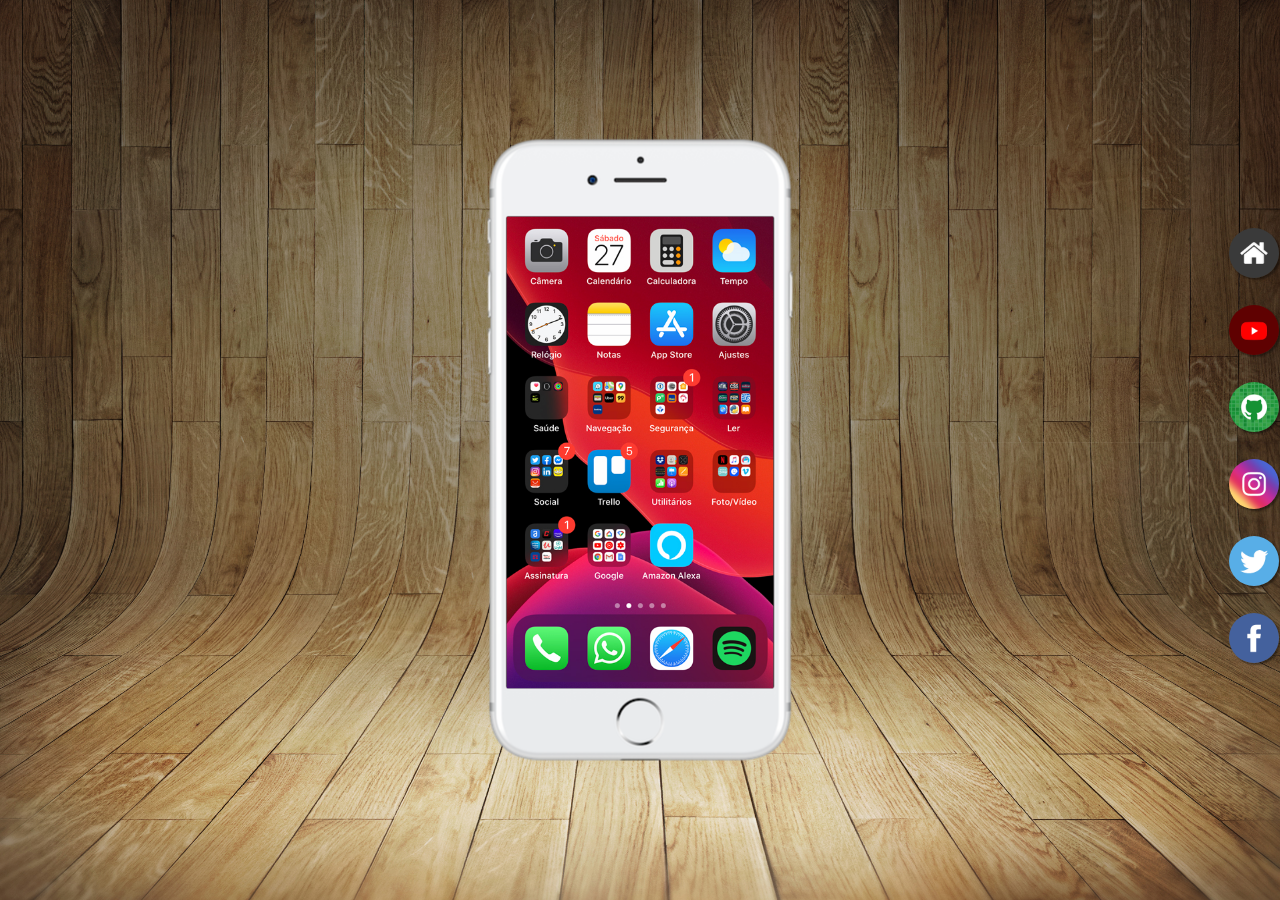
<file: index.html>
<!DOCTYPE html>
<html lang="pt-br">
<head>
    <meta charset="UTF-8">
    <meta name="viewport" content="width=device-width, initial-scale=1.0">
    <title>Redes Sociais</title>
    <link rel="shortcut icon" href="favicon.ico" type="image/x-icon">
    <link rel="stylesheet" href="style.css">
</head>
<body>
    <main>
        <section id="telefone">
            <iframe id="tela" src="home.html"  name="tela" frameborder="0">Seu navegador não é compativo</iframe>
        </section><!--telefone-->

        <section id="redes-sociais">
            <a href="home.html" target="tela"> <img src="imagens/logo-home.jpg"></a> <br>

            <a href="youtube.html" target="tela"><img src="imagens/logo-youtube.jpg"></a> <br>

            <a href="github.html" target="tela"><img src="imagens/logo-github.jpg"></a> <br>

            <a href="instagram.html" target="tela"><img src="imagens/logo-instagram.jpg"></a> <br>

            <a href="twitter.html" target="tela"><img src="imagens/logo-twitter.jpg" alt=""></a> <br>

            <a href="facebook.html" target="tela"><img src="imagens/logo-facebook.jpg"></a>

        </section><!--redes-sociais-->
    </main>
</body>
</html>
</file>
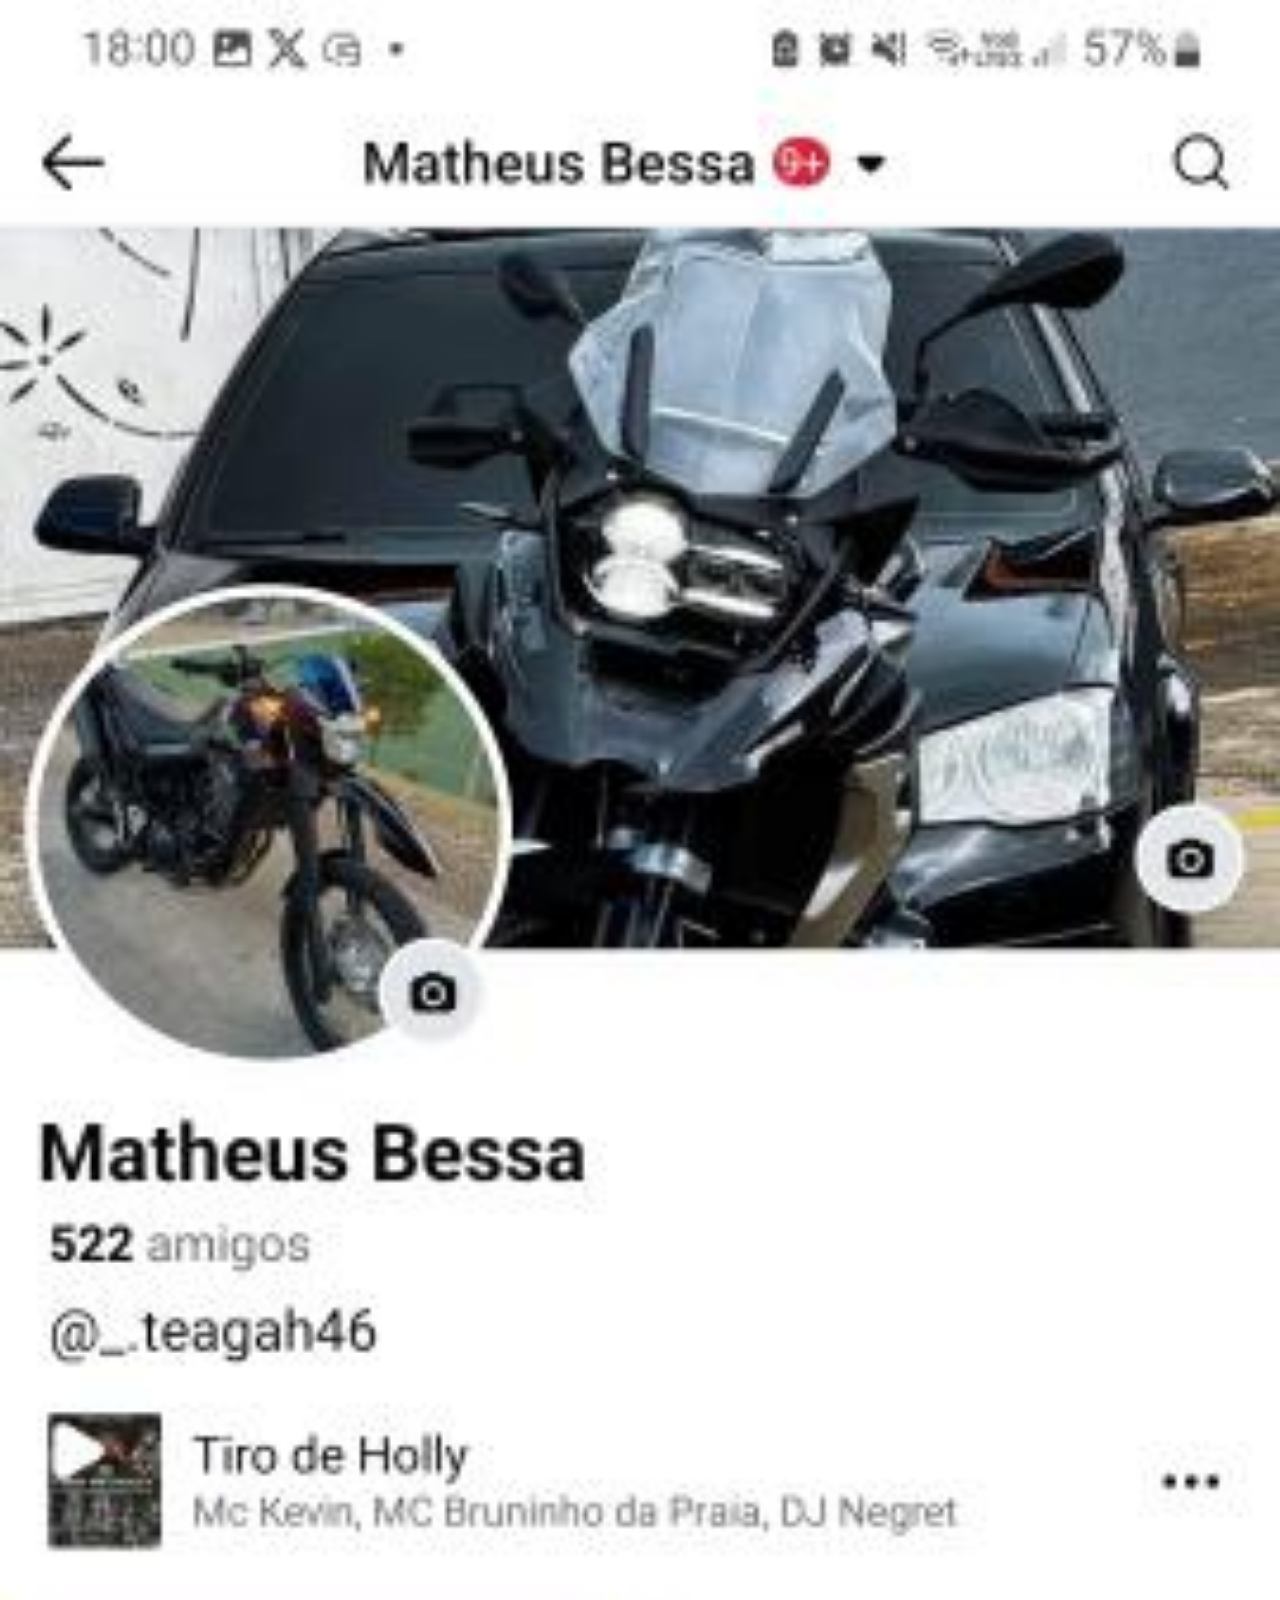
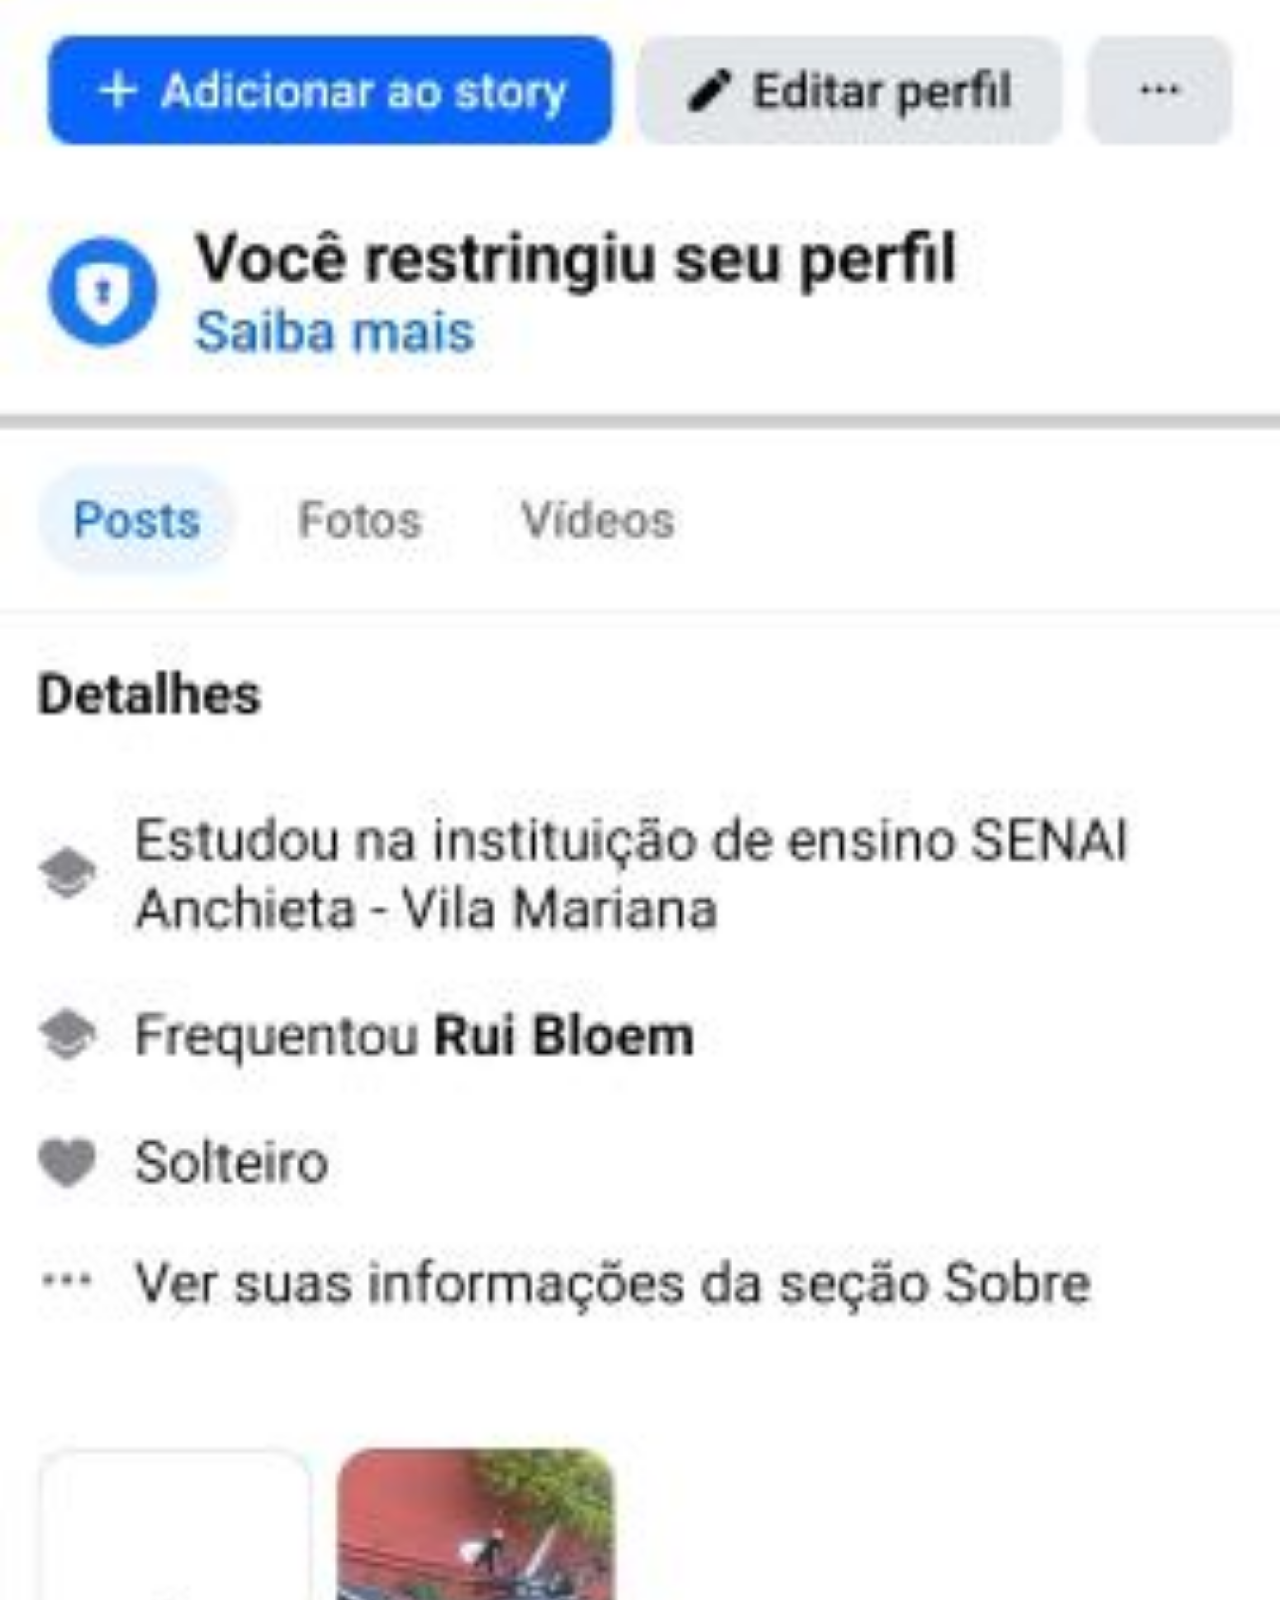
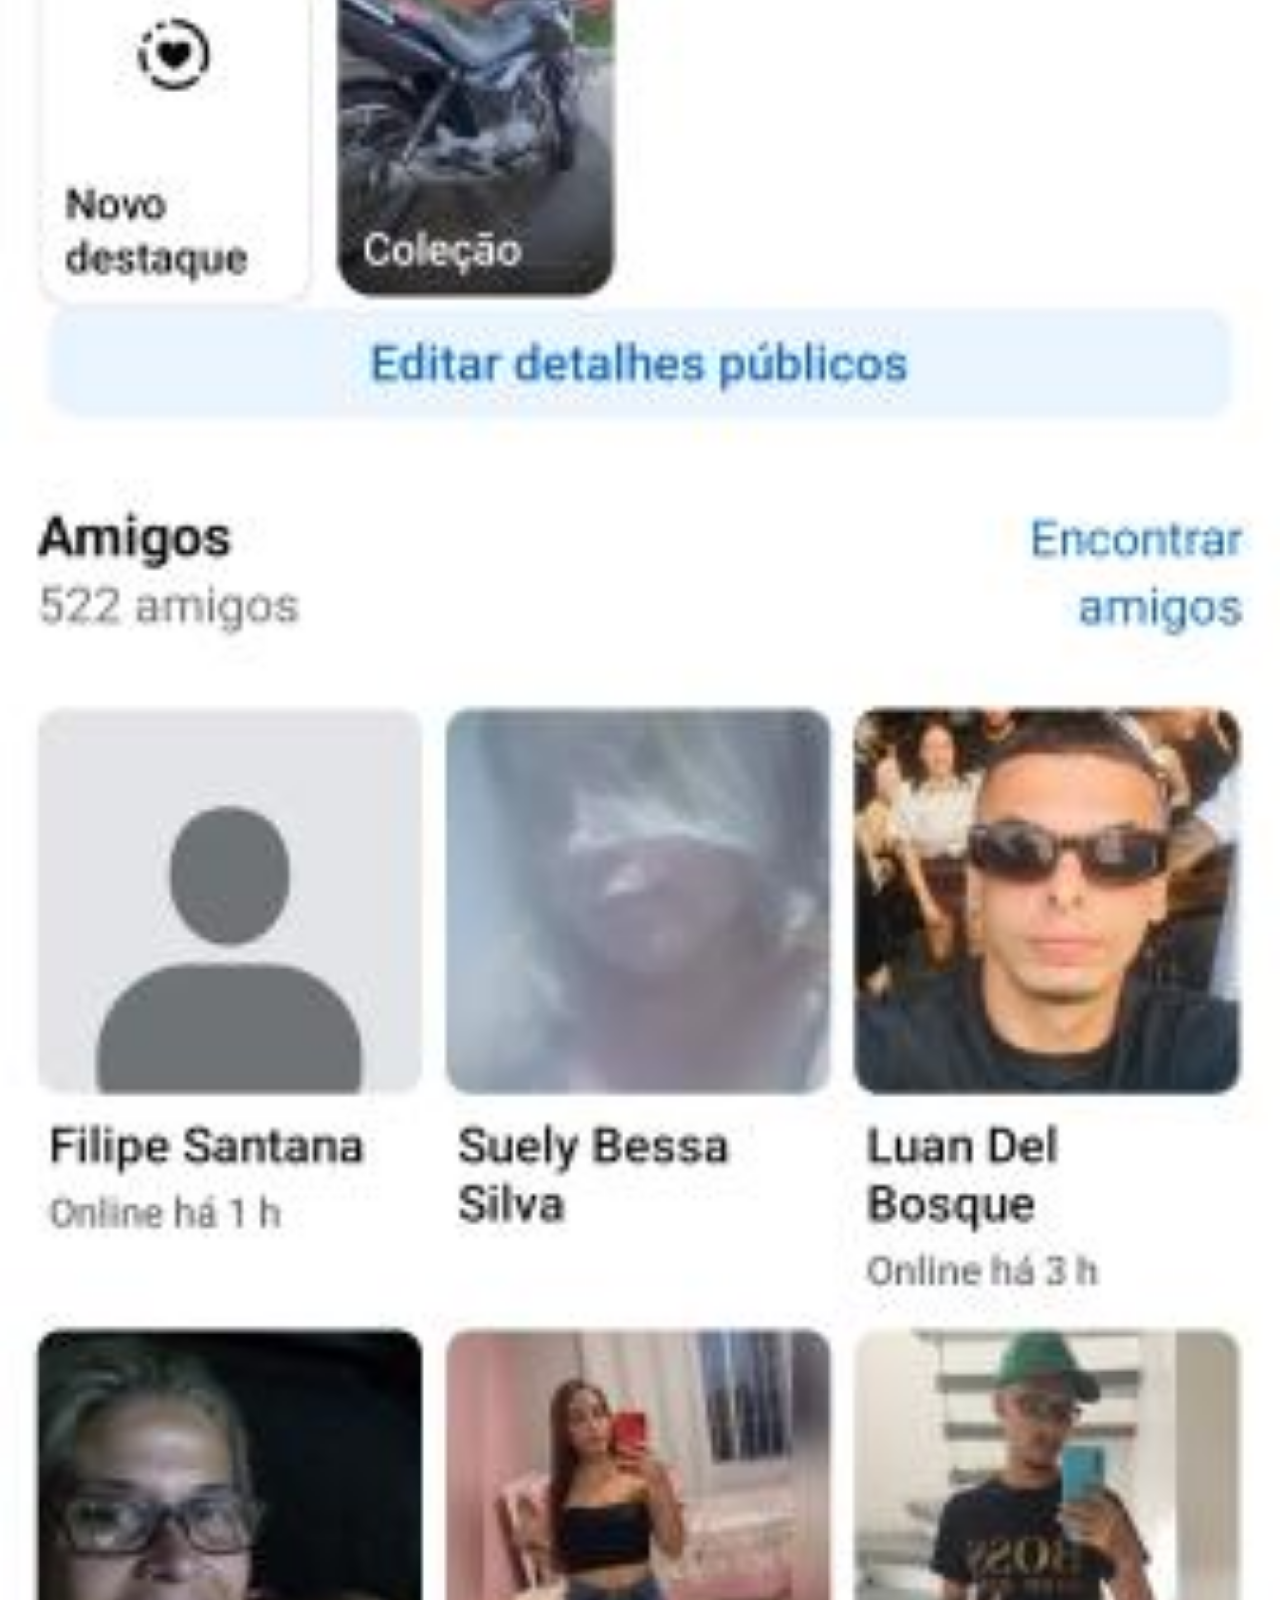
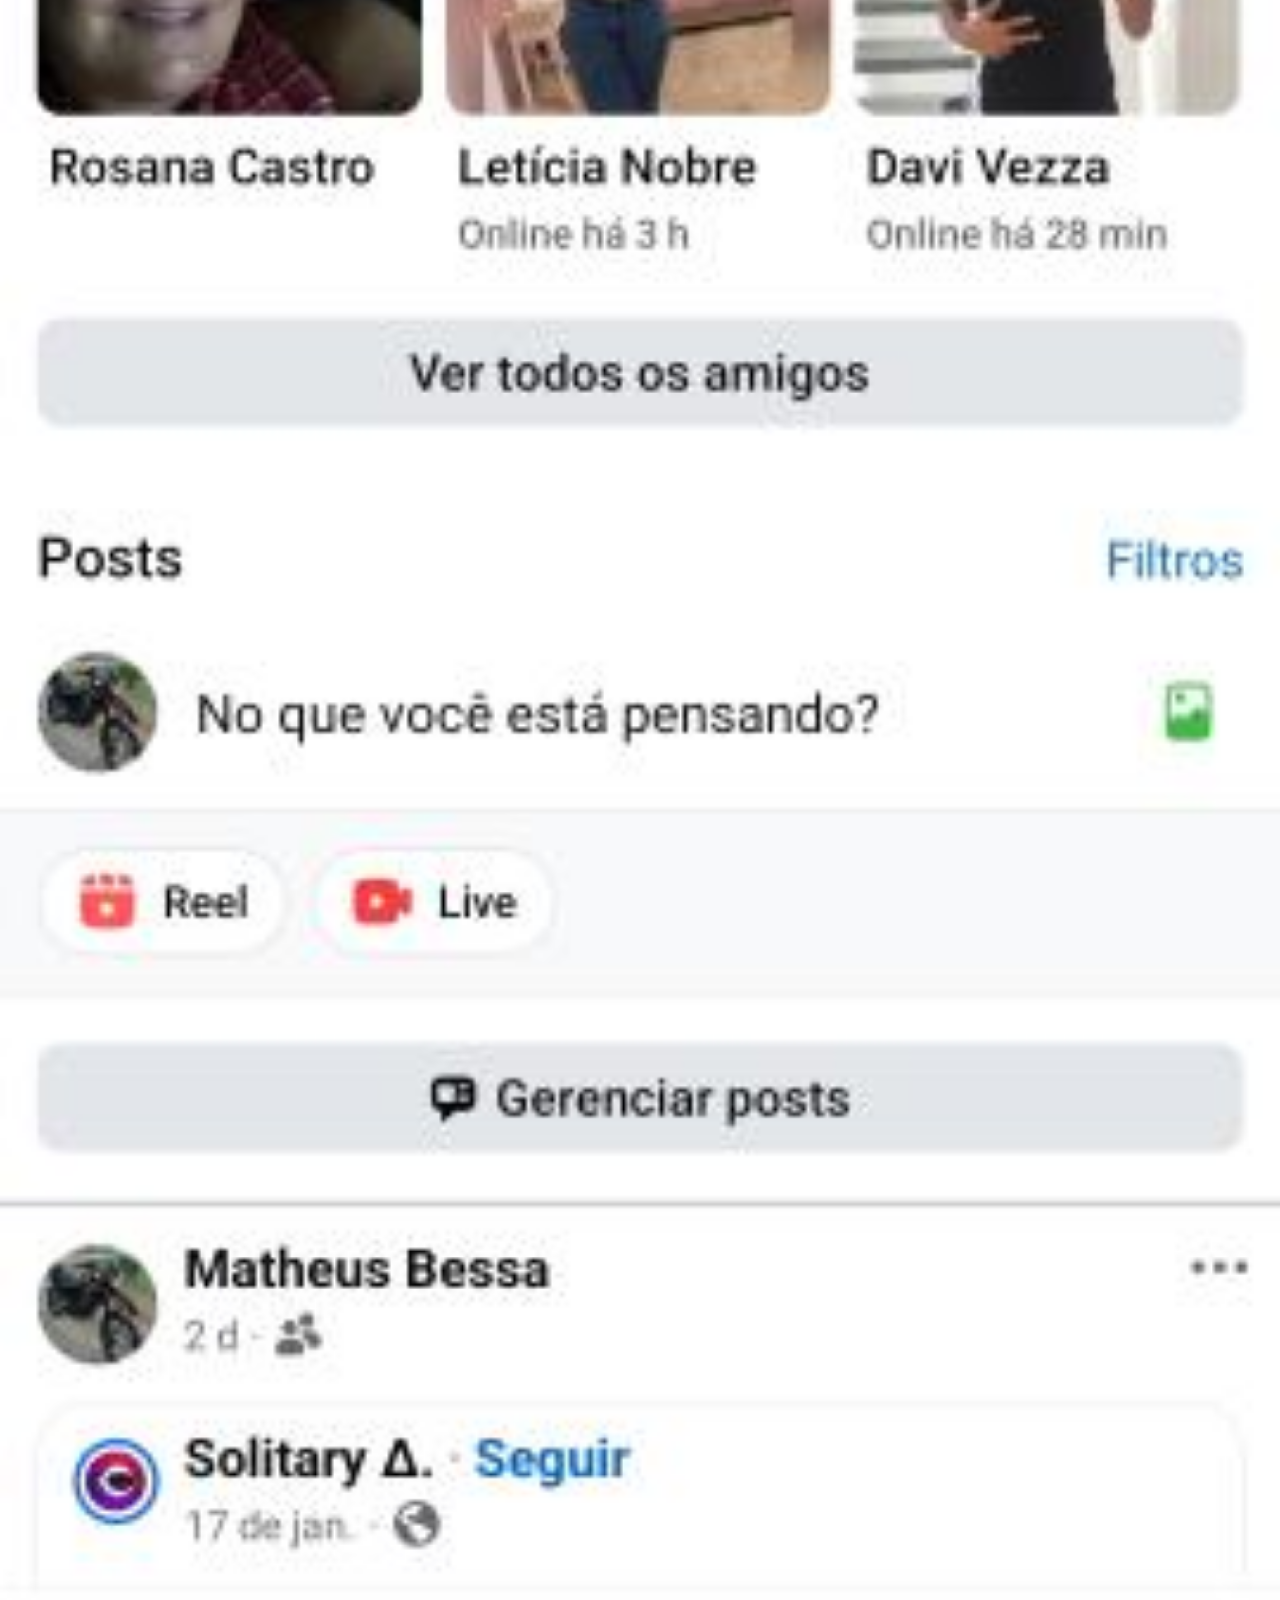
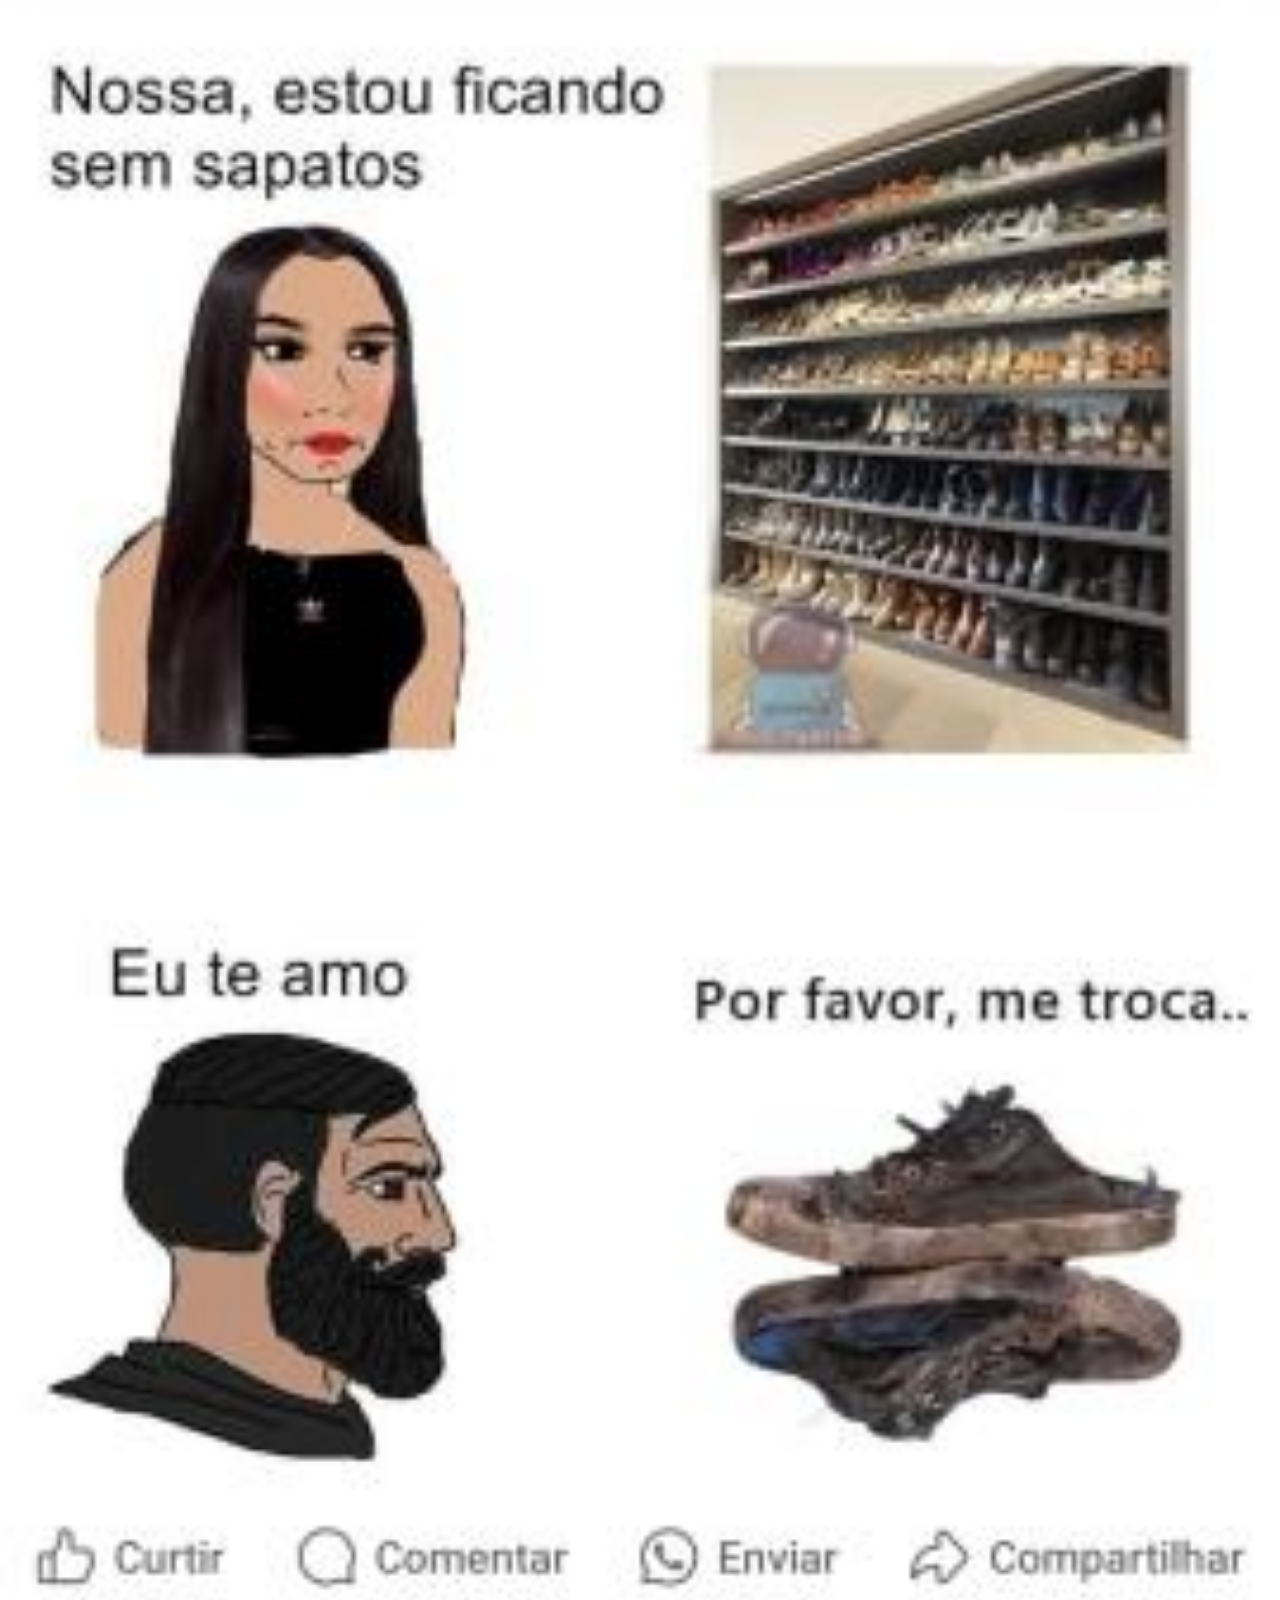
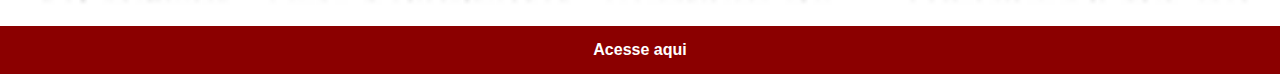
<file: facebook.html>
<!DOCTYPE html>
<html lang="pt-br">
<head>
    <meta charset="UTF-8">
    <meta name="viewport" content="width=device-width, initial-scale=1.0">
    <title></title>

    <style>
        ::-webkit-scrollbar{
            width: 0px;
        }

        *{
            margin: 0px;
            padding: 0px;
            font-family: Arial, Helvetica, sans-serif;
        }

        body{
            width: 100vw;
            text-align: center;
            box-sizing: border-box;
        }

        img{
            width: 100%;
            display: block;
        }

        body a{
            display: block;
            padding: 15px;
            text-align: center;
            color: white;
            background-color: darkred;
            font-weight: bold;
            text-decoration: none;
        }

        a:hover{
            background-color: red;
        }


    </style>
</head>
<body>
    <img src="imagens/tela-facebook.jpg" alt="">
    <a href="https://www.facebook.com/profile.php?id=100071454676964&sk=photos&locale=pt_BR" target="_blank">Acesse aqui</a>
</body>
</html>
</file>
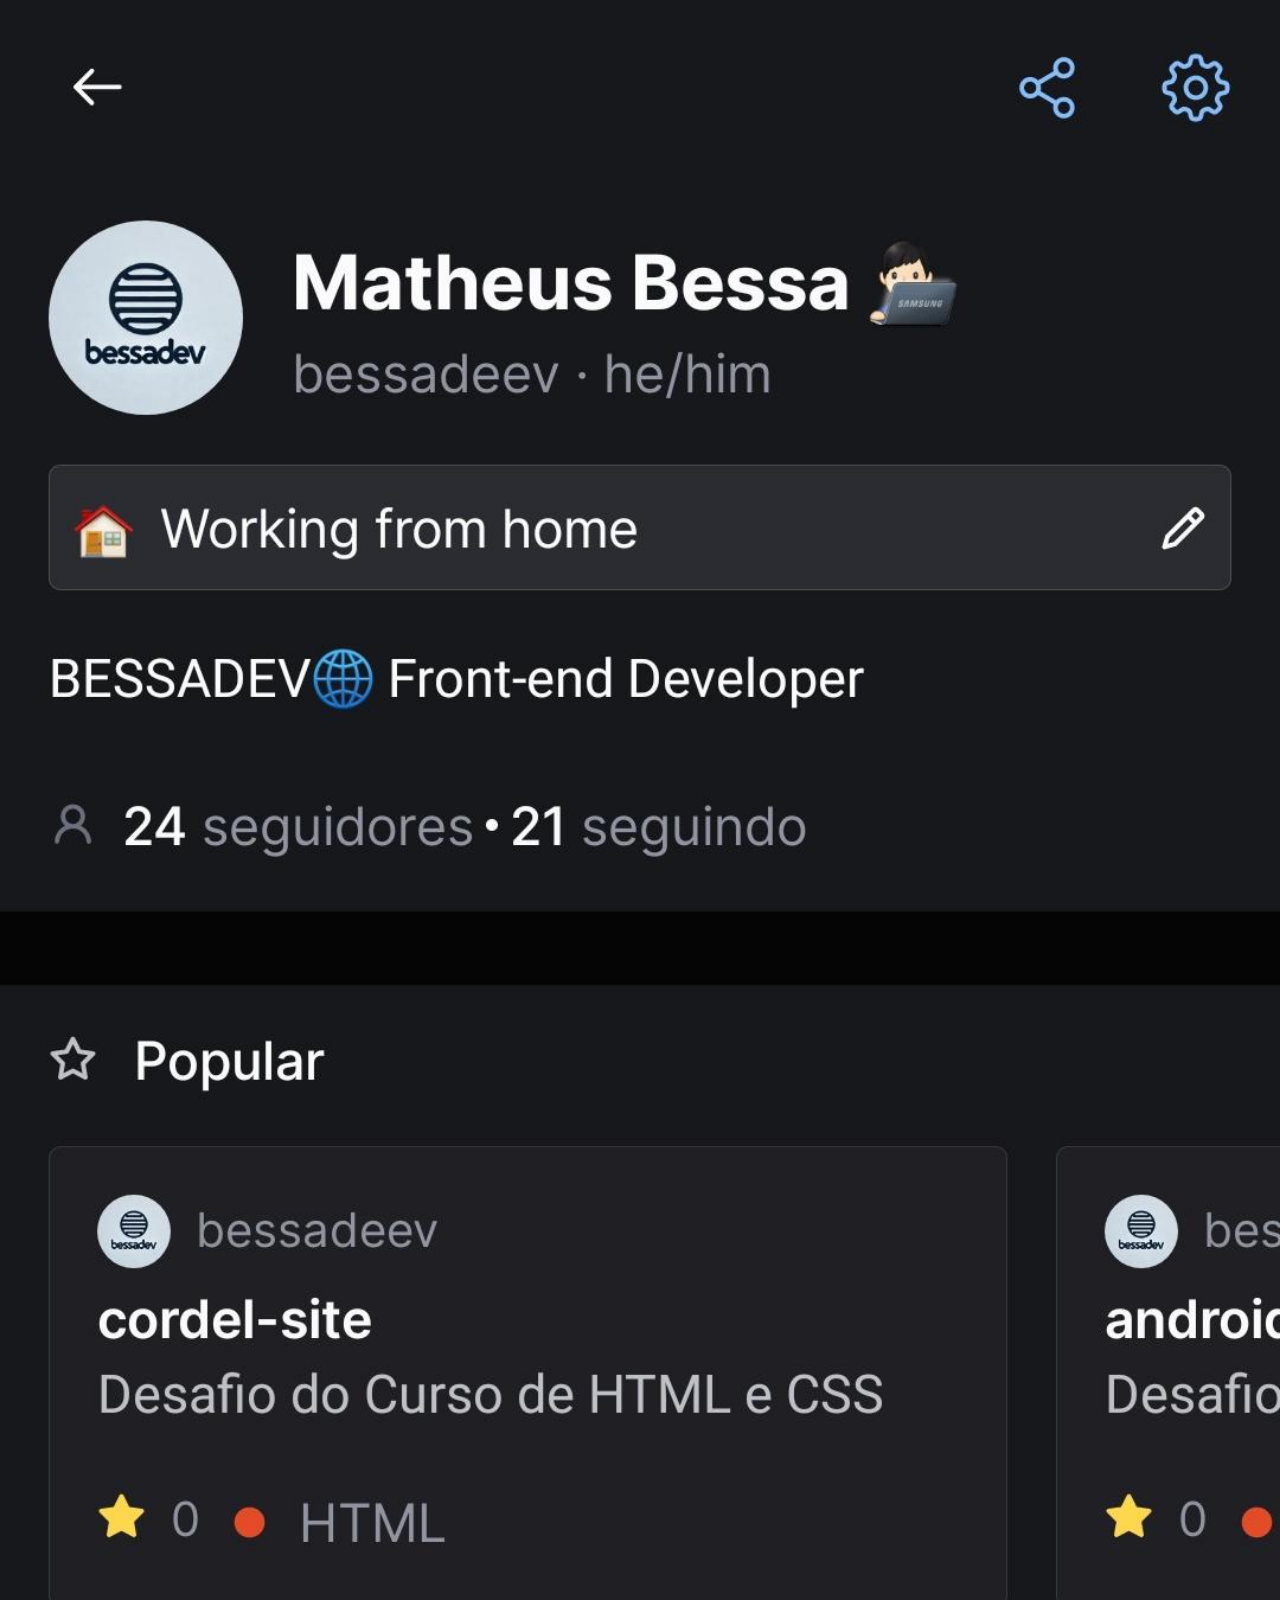
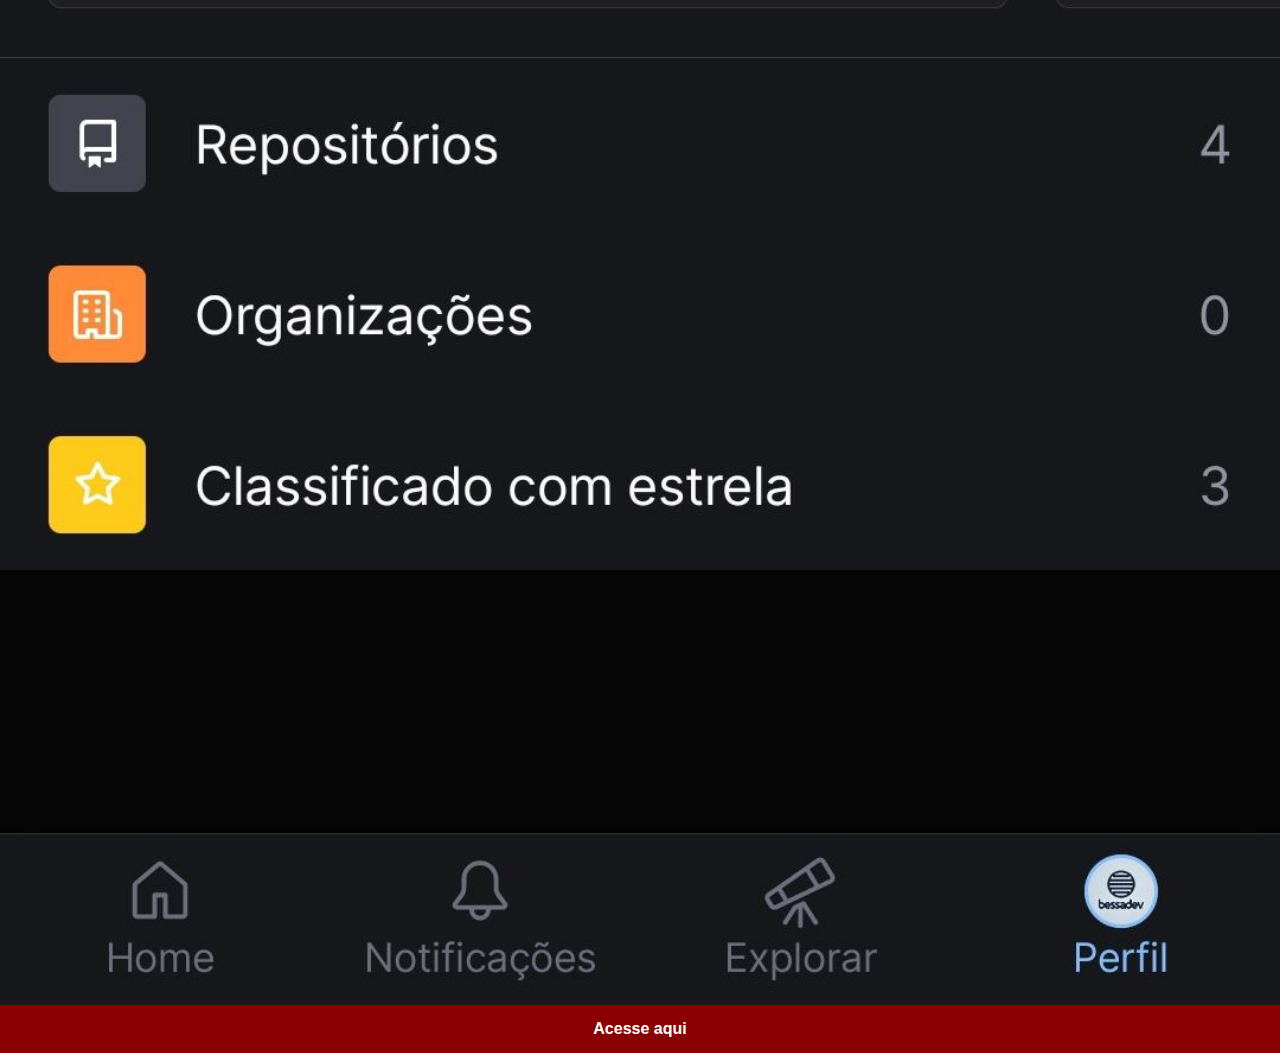
<file: github.html>
<!DOCTYPE html>
<html lang="pt-br">
<head>
    <meta charset="UTF-8">
    <meta name="viewport" content="width=device-width, initial-scale=1.0">
    <title></title>

    <style>
        ::-webkit-scrollbar{
            width: 0px;
        }

        *{
            margin: 0px;
            padding: 0px;
            font-family: Arial, Helvetica, sans-serif;
        }

        body{
            width: 100vw;
            text-align: center;
            box-sizing: border-box;
        }

        img{
            width: 100%;
            display: block;
        }

        body a{
            display: block;
            padding: 15px;
            text-align: center;
            color: white;
            background-color: darkred;
            font-weight: bold;
            text-decoration: none;
        }

        a:hover{
            background-color: red;
        }


    </style>
</head>
<body>
    <img src="imagens/tela-github.jpg" alt="">
    <a href="https://github.com/bessadeev" target="_blank">Acesse aqui</a>
</body>
</html>
</file>
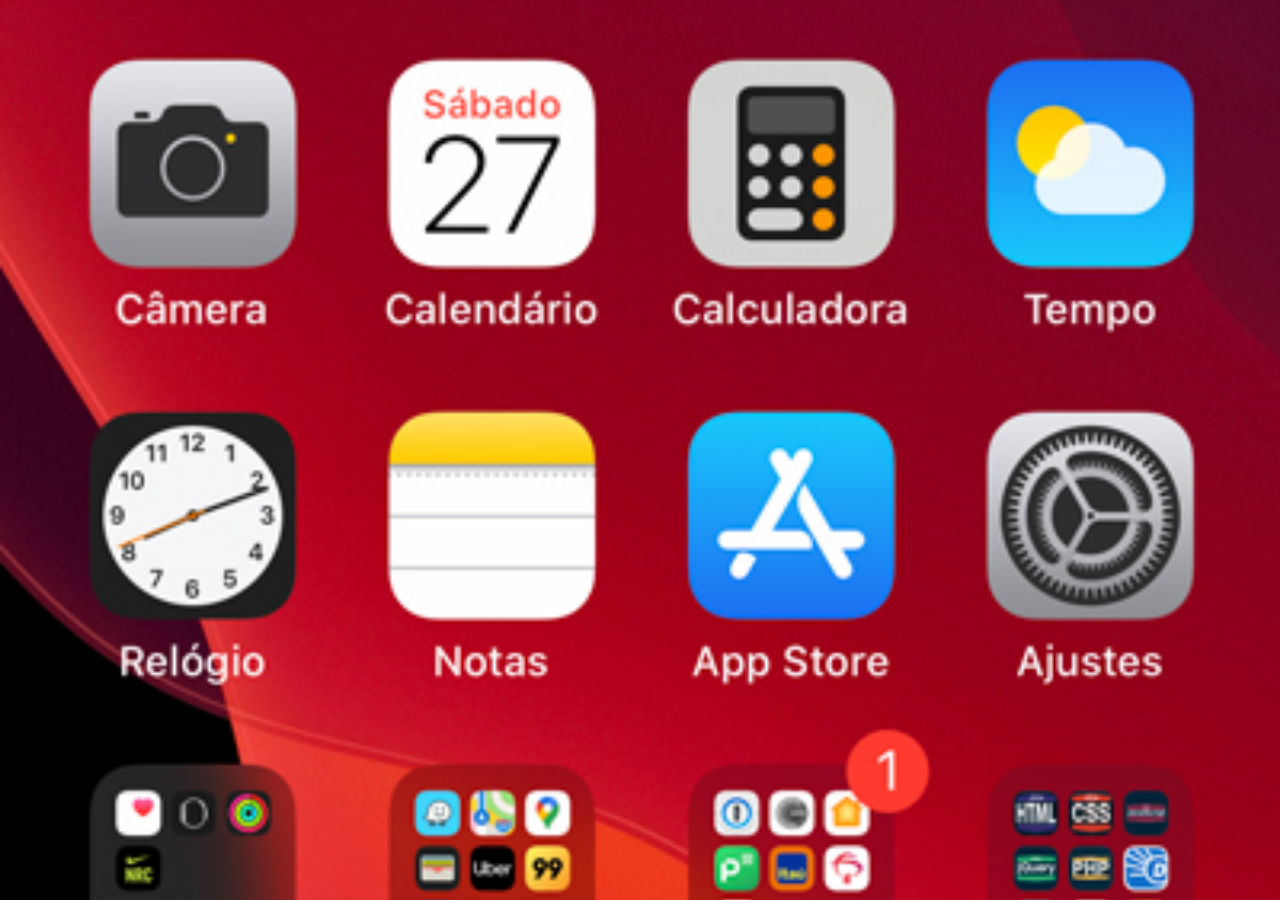
<file: home.html>
<!DOCTYPE html>
<html lang="pt-br">
<head>
    <meta charset="UTF-8">
    <meta name="viewport" content="width=device-width, initial-scale=1.0">
    <title>Home</title>
</head>
<style>
    *{
        margin: 0px;
        padding: 0px;
    }

    body{
        width: 100vw;
        height: 100vh;
        background: url(./imagens/tela-home.jpg) no-repeat top center;
        background-size: cover;
    }
</style>
<body>
    
</body>
</html>
</file>
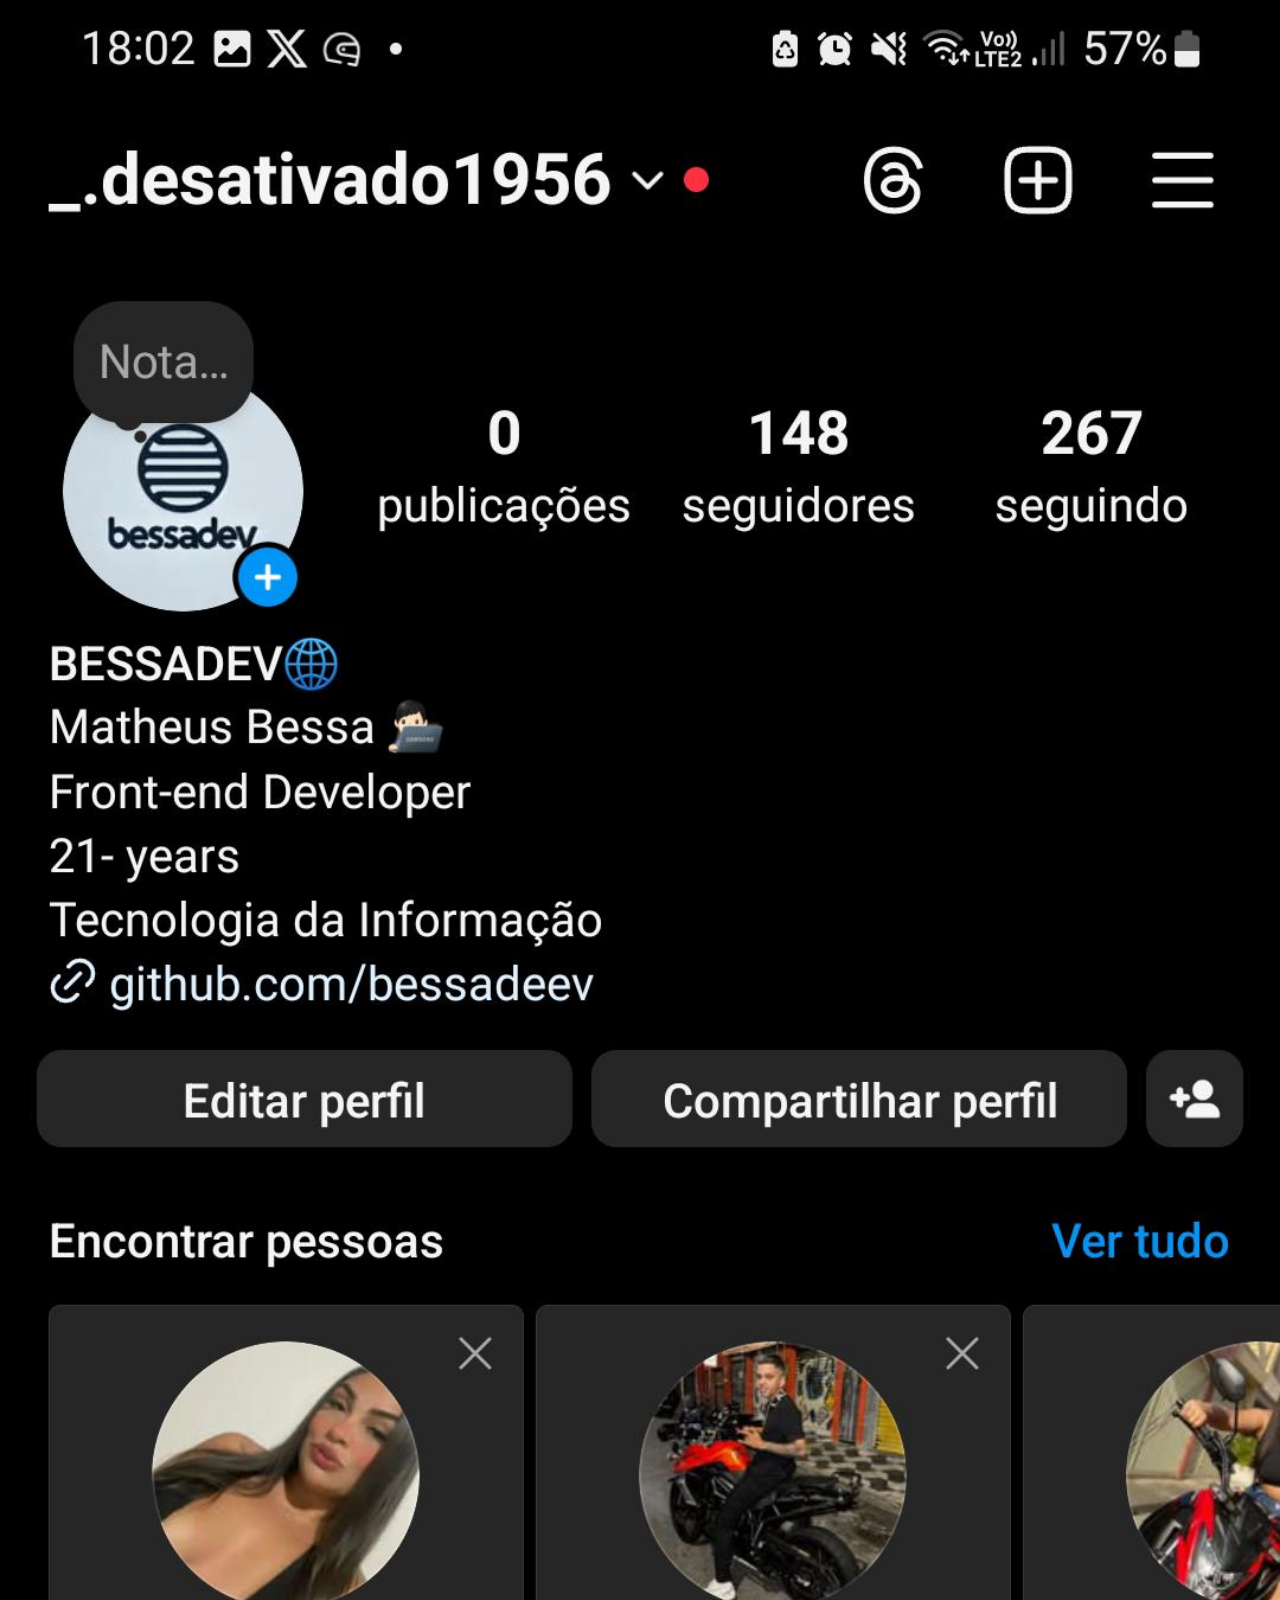
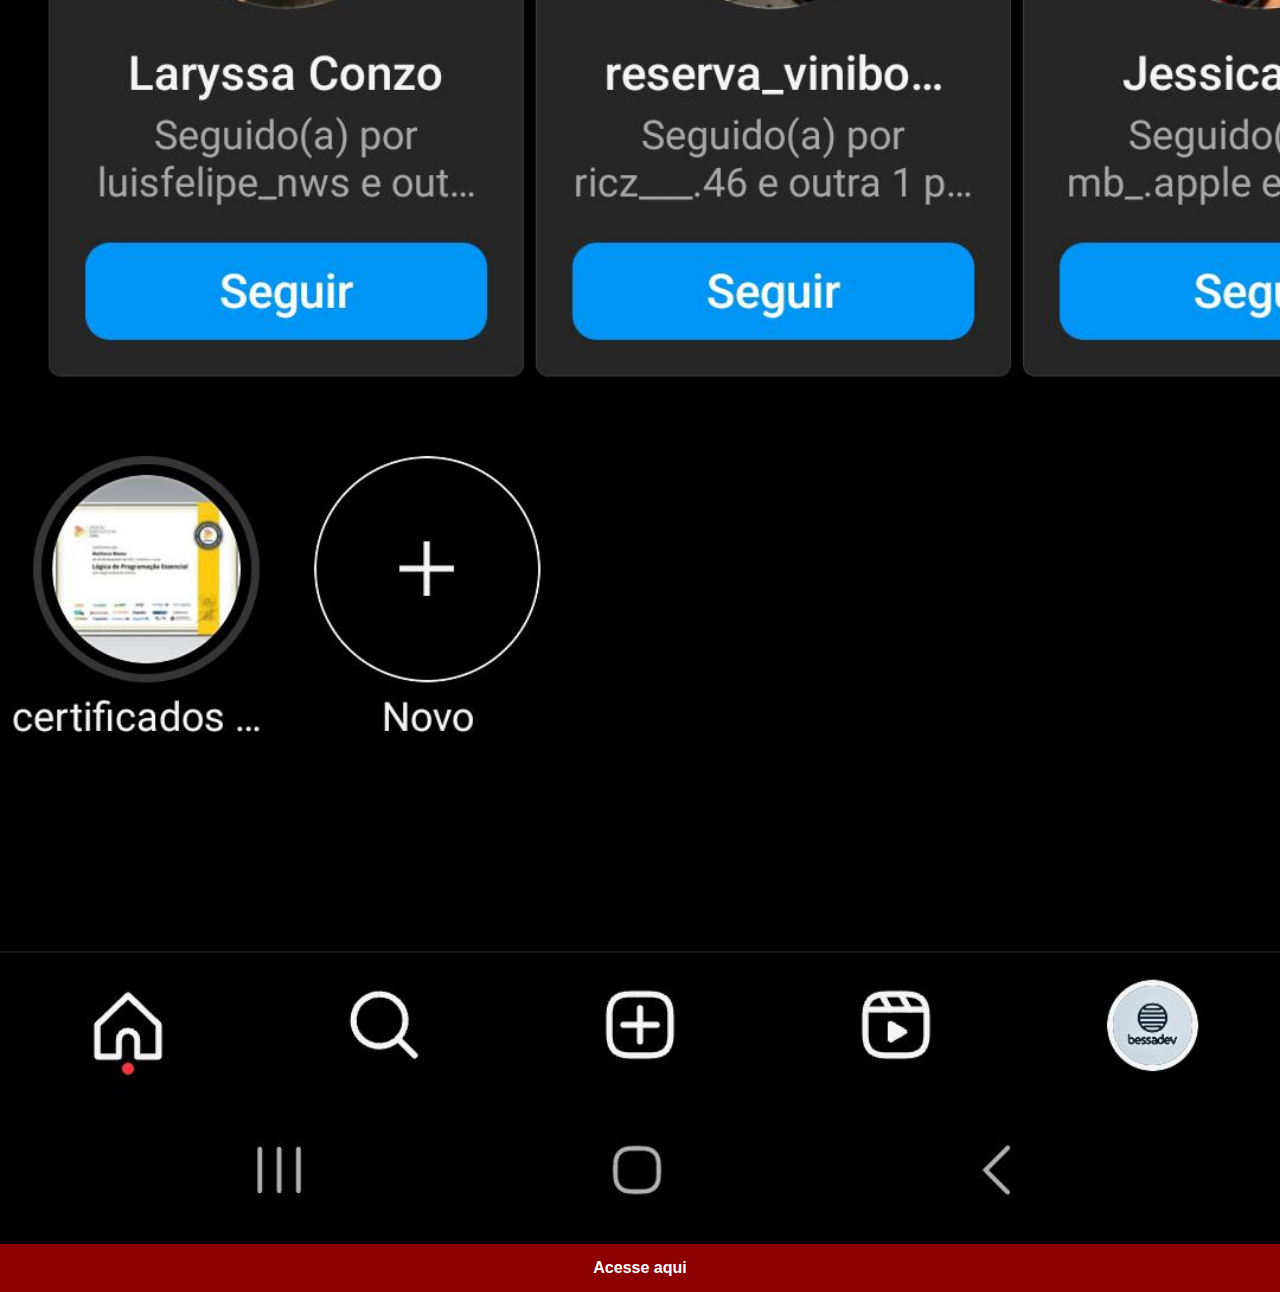
<file: instagram.html>
<!DOCTYPE html>
<html lang="pt-br">
<head>
    <meta charset="UTF-8">
    <meta name="viewport" content="width=device-width, initial-scale=1.0">
    <title></title>

    <style>
        ::-webkit-scrollbar{
            width: 0px;
        }

        *{
            margin: 0px;
            padding: 0px;
            font-family: Arial, Helvetica, sans-serif;
        }

        body{
            width: 100vw;
            text-align: center;
            box-sizing: border-box;
        }

        img{
            width: 100%;
            display: block;
        }

        body a{
            display: block;
            padding: 15px;
            text-align: center;
            color: white;
            background-color: darkred;
            font-weight: bold;
            text-decoration: none;
        }

        a:hover{
            background-color: red;
        }


    </style>
</head>
<body>
    <img src="imagens/tela-instagram.jpg" alt="">
    <a href="https://www.instagram.com/_.desativado1956/" target="_blank">Acesse aqui</a>
</body>
</html>
</file>
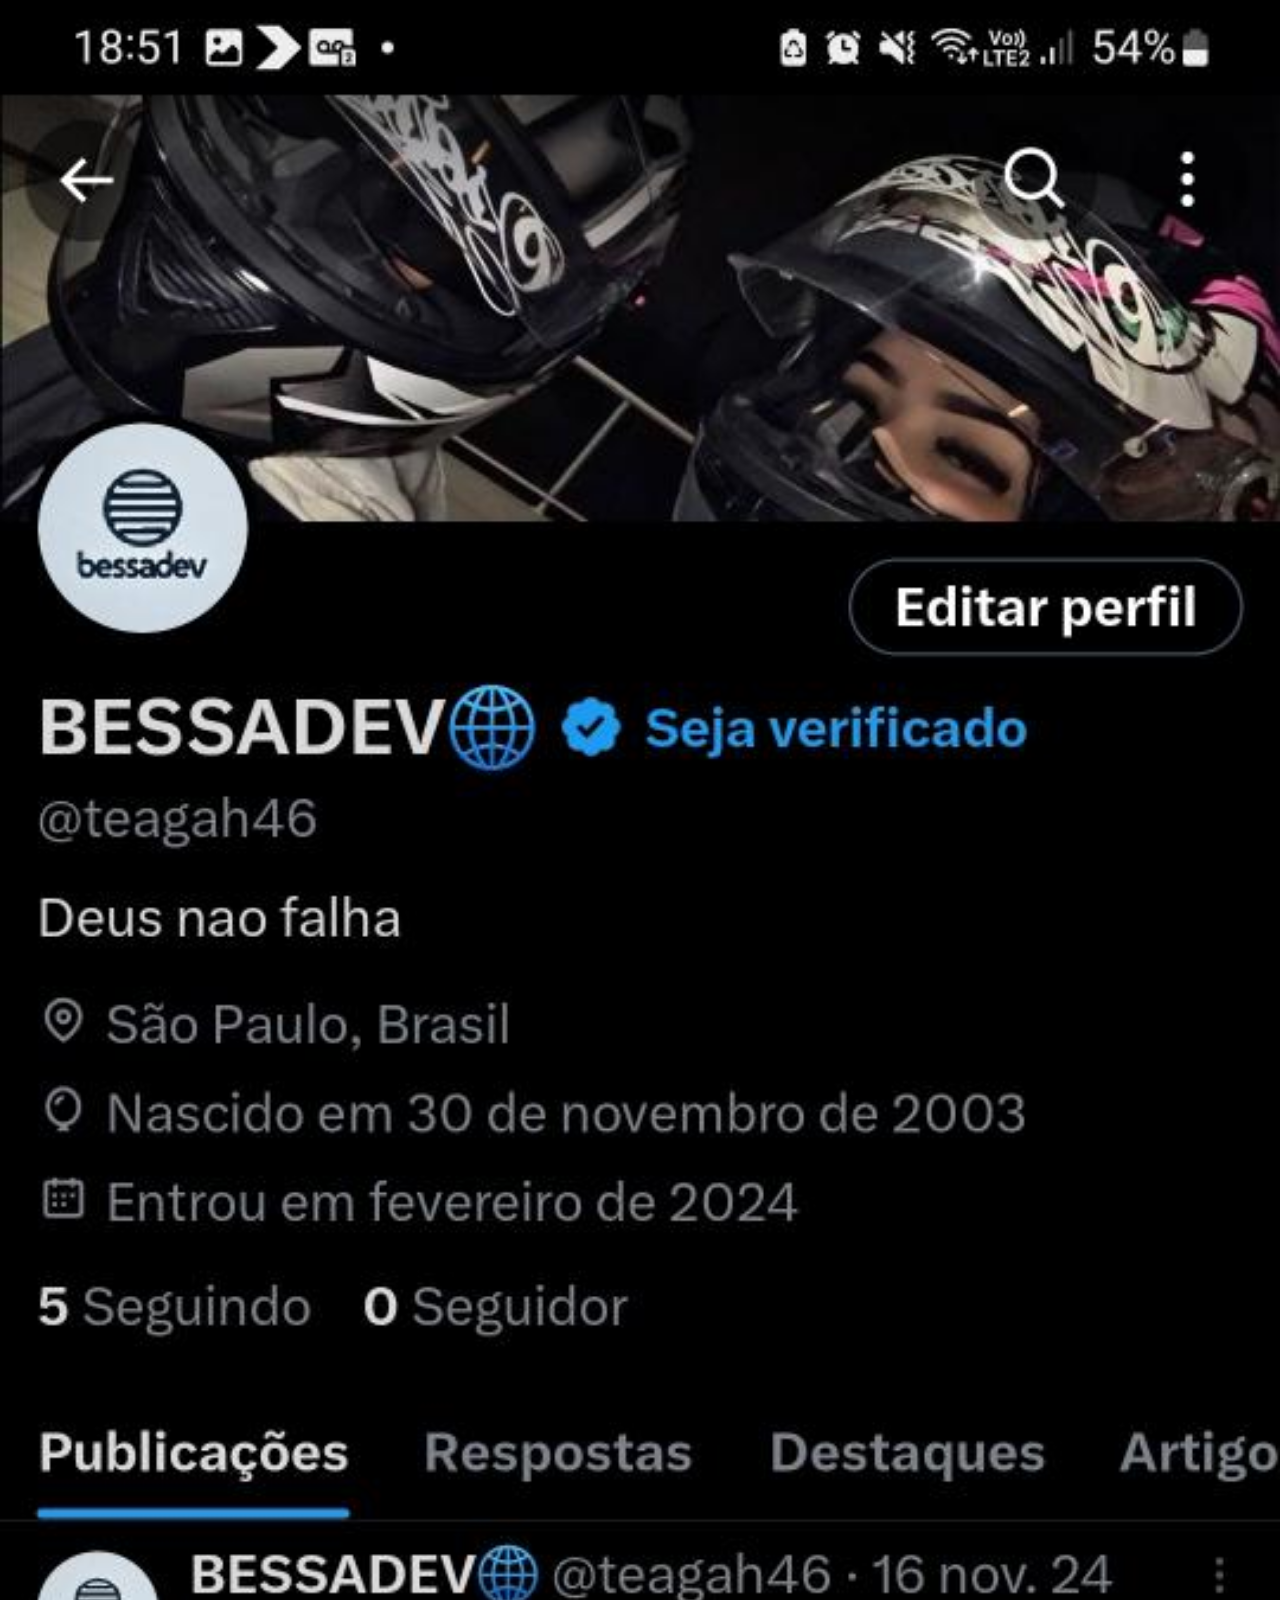
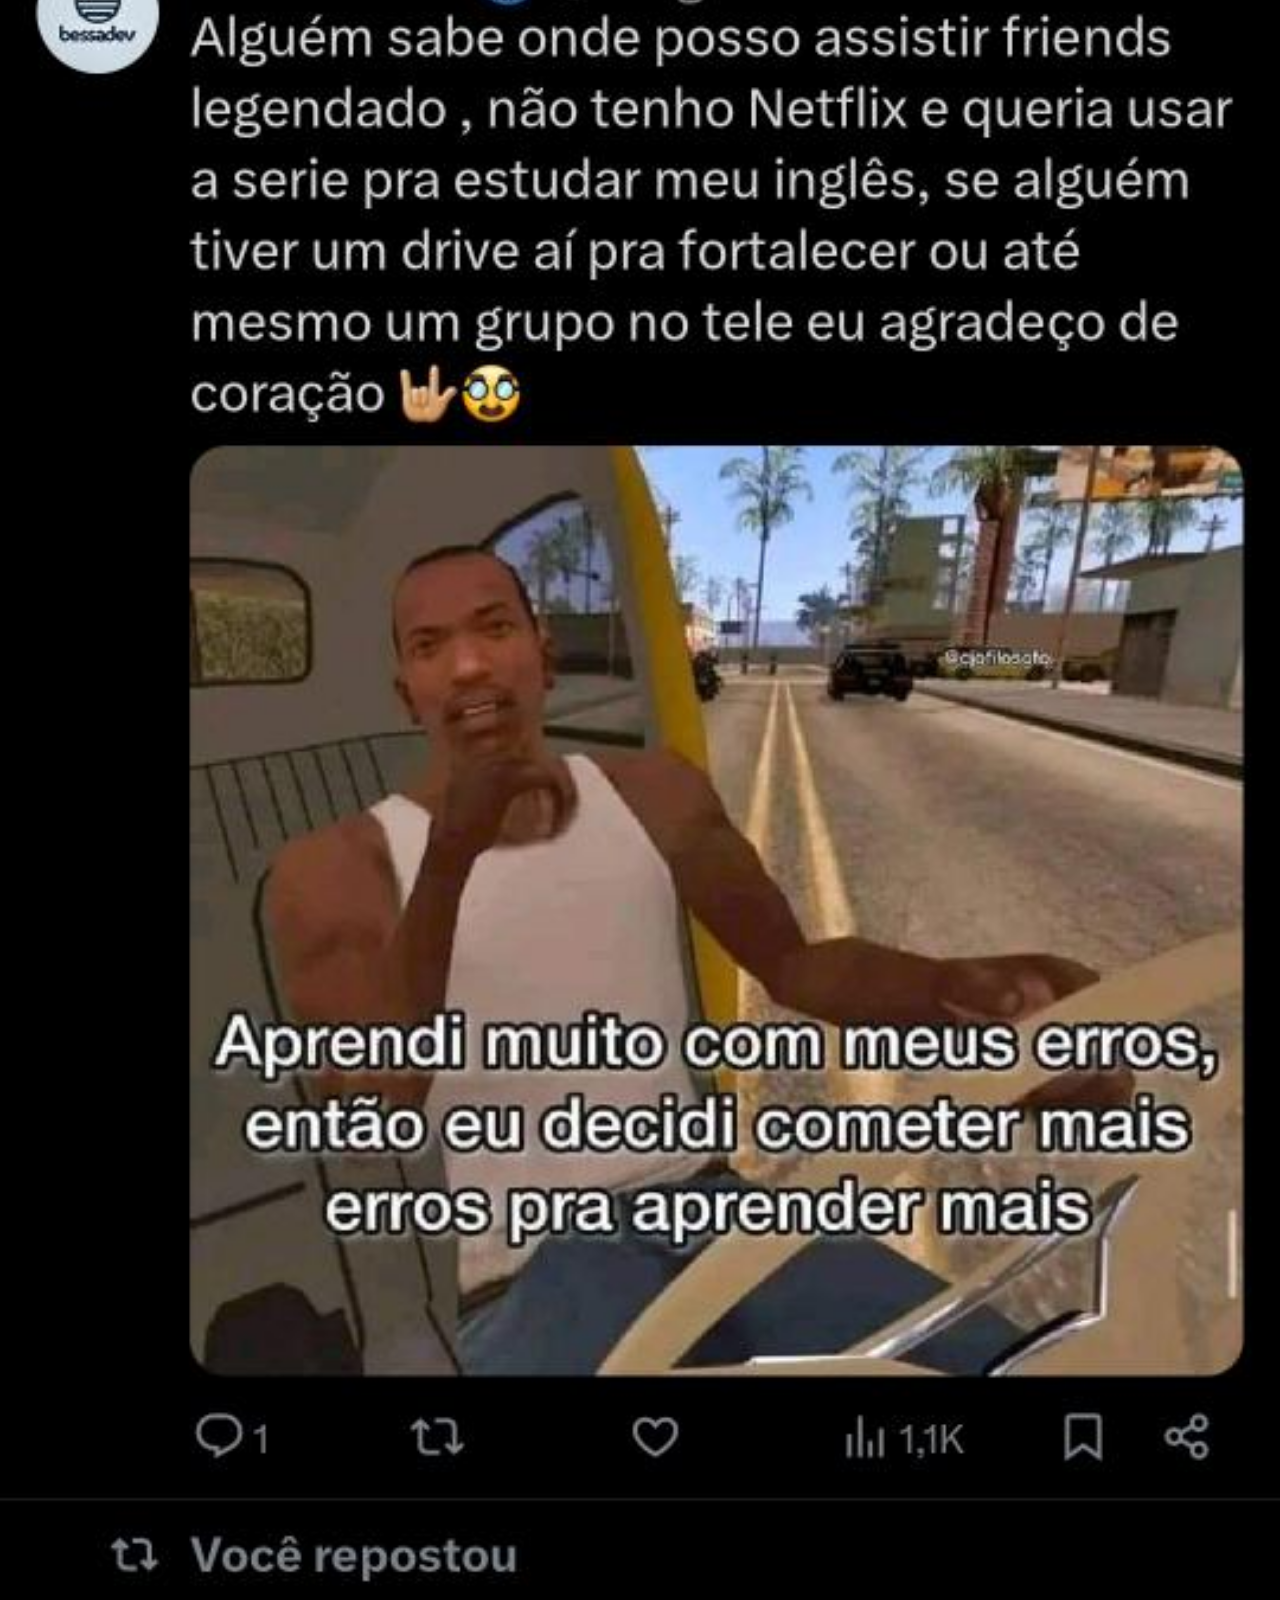
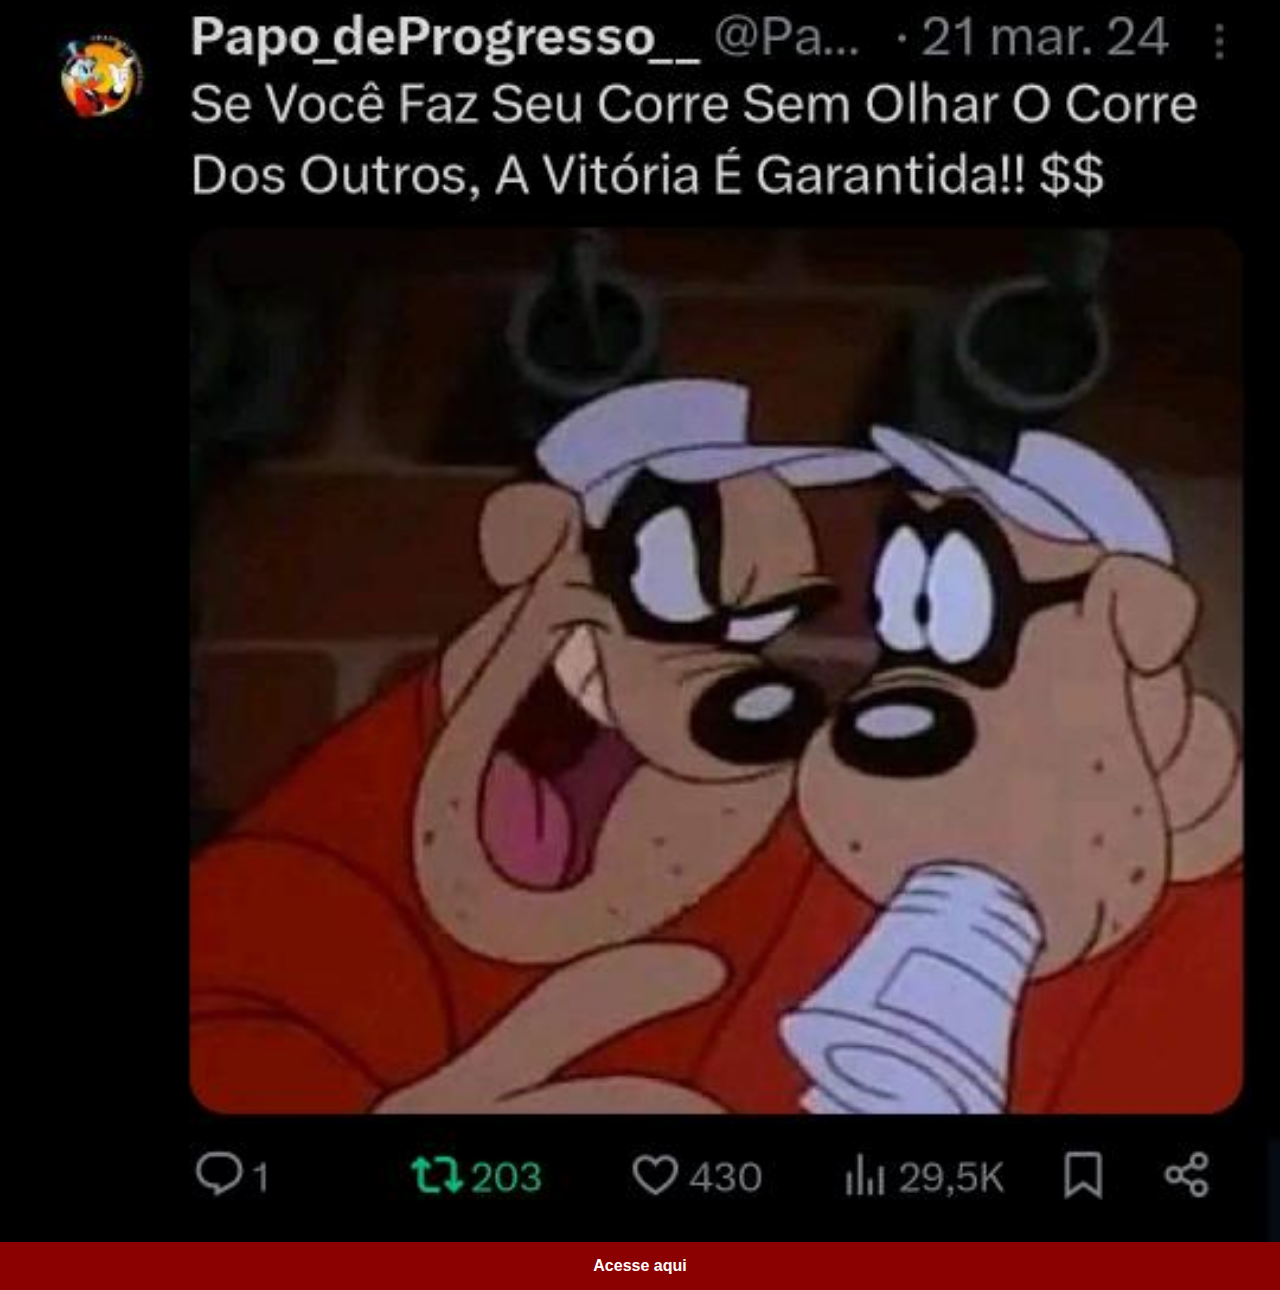
<file: twitter.html>
<!DOCTYPE html>
<html lang="pt-br">
<head>
    <meta charset="UTF-8">
    <meta name="viewport" content="width=device-width, initial-scale=1.0">
    <title></title>

    <style>
        ::-webkit-scrollbar{
            width: 0px;
        }

        *{
            margin: 0px;
            padding: 0px;
            font-family: Arial, Helvetica, sans-serif;
        }

        body{
            width: 100vw;
            text-align: center;
            box-sizing: border-box;
        }

        img{
            width: 100%;
            display: block;
        }

        body a{
            display: block;
            padding: 15px;
            text-align: center;
            color: white;
            background-color: darkred;
            font-weight: bold;
            text-decoration: none;
        }

        a:hover{
            background-color: red;
        }


    </style>
</head>
<body>
    <img src="imagens/tela-twitter.jpg" alt="">
    <a href="https://x.com/teagah46" target="_blank">Acesse aqui</a>
</body>
</html>
</file>
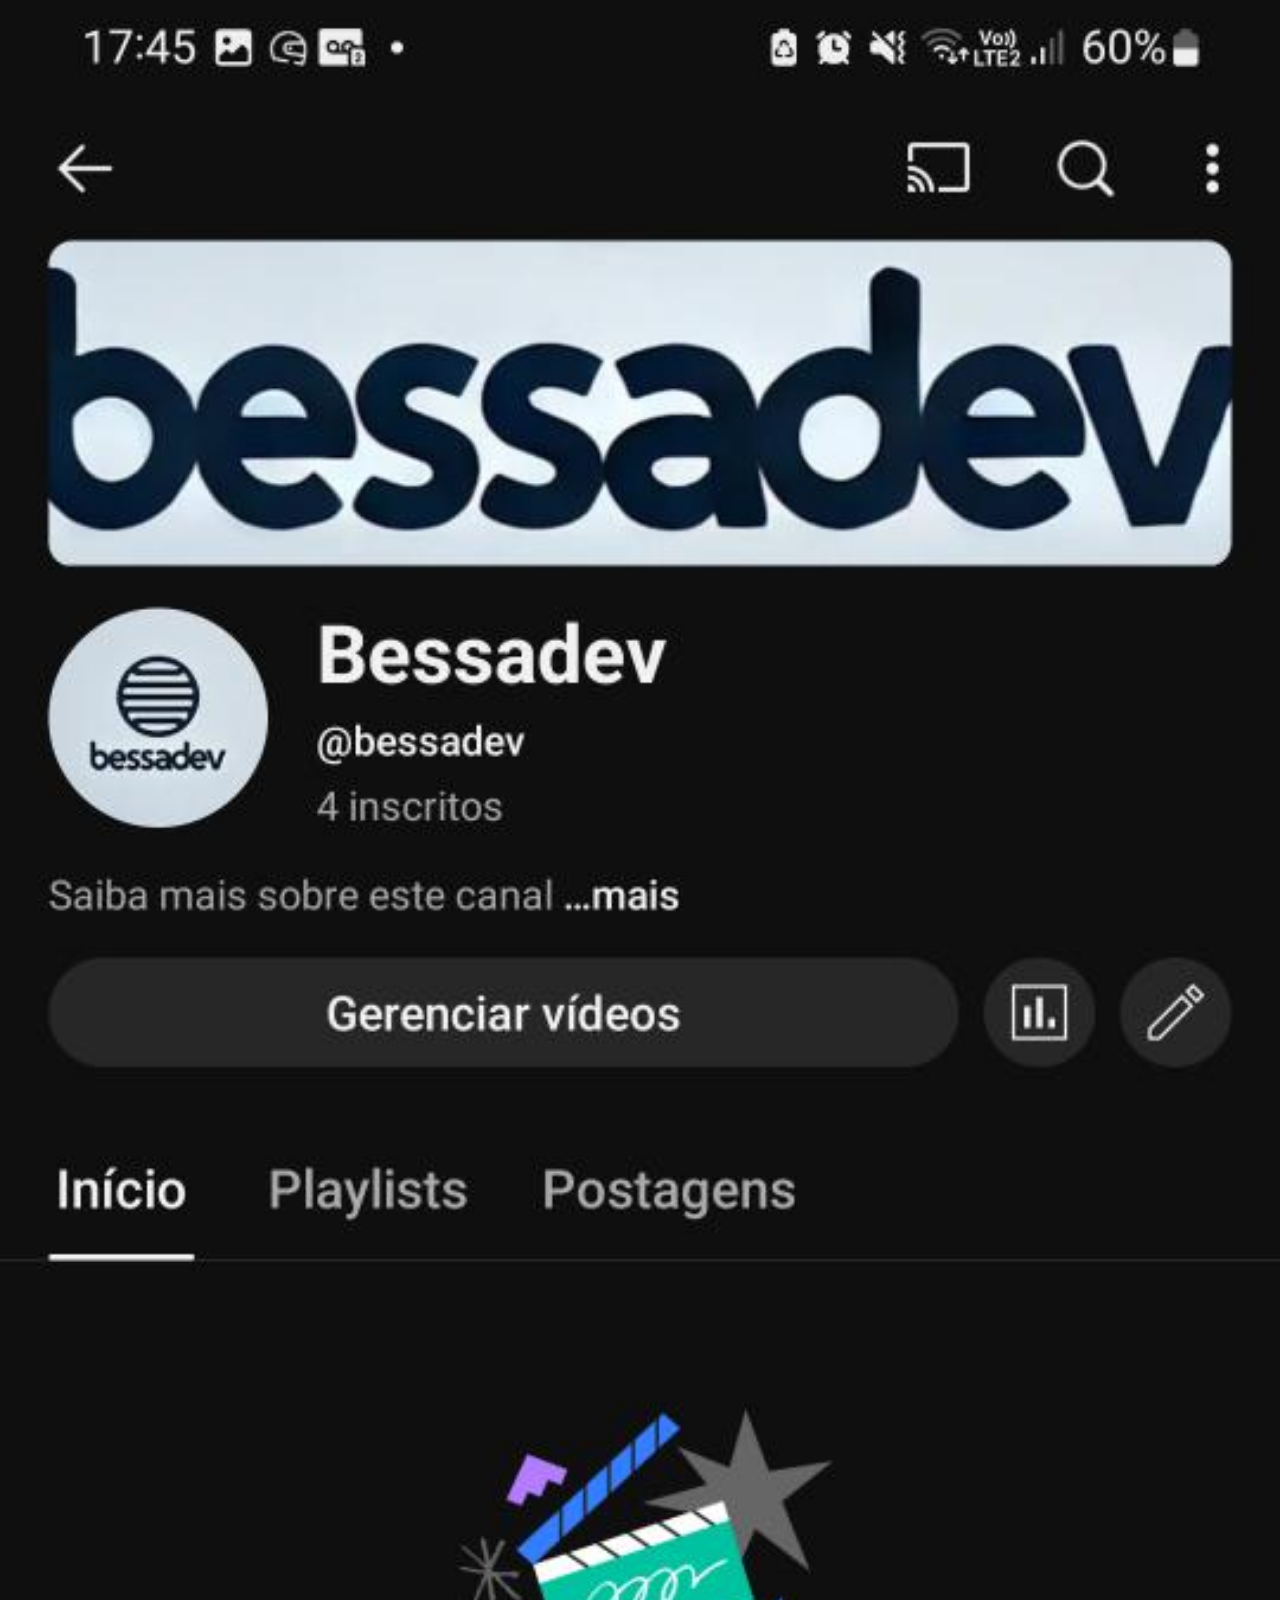
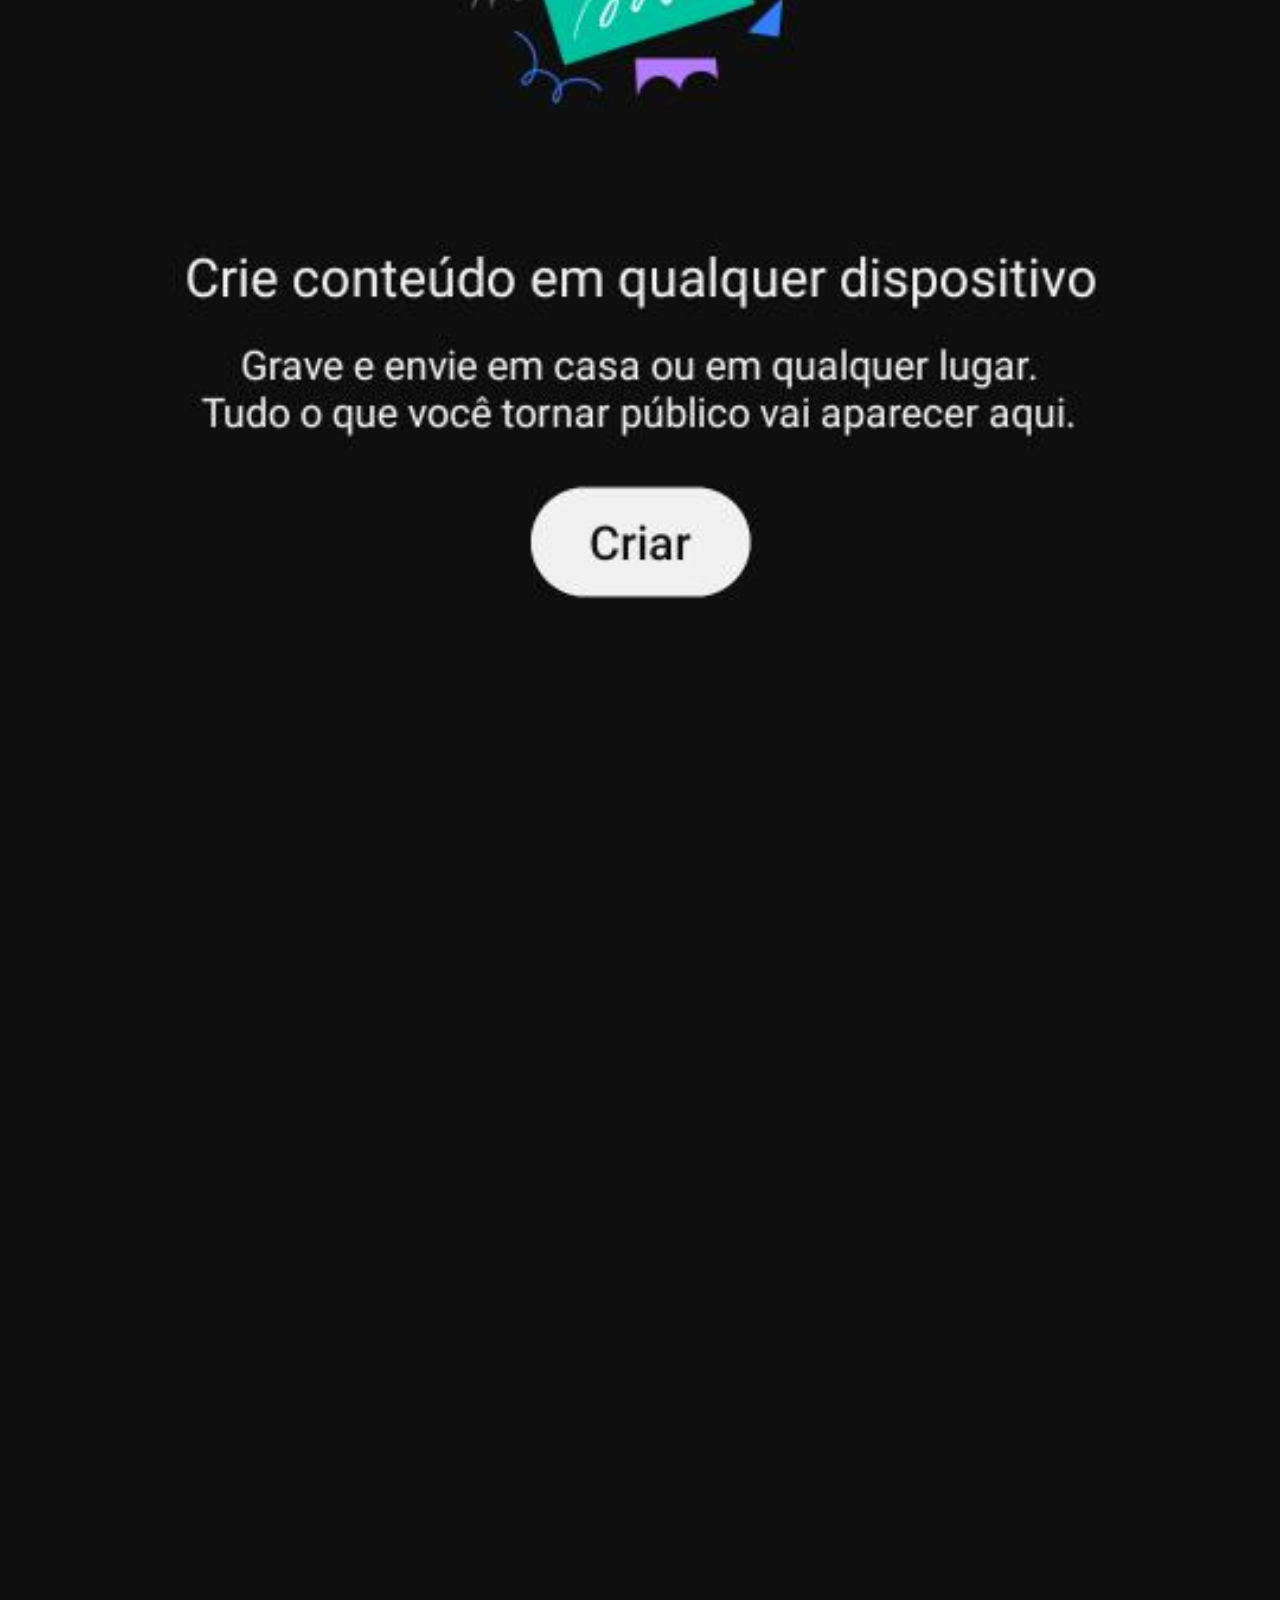
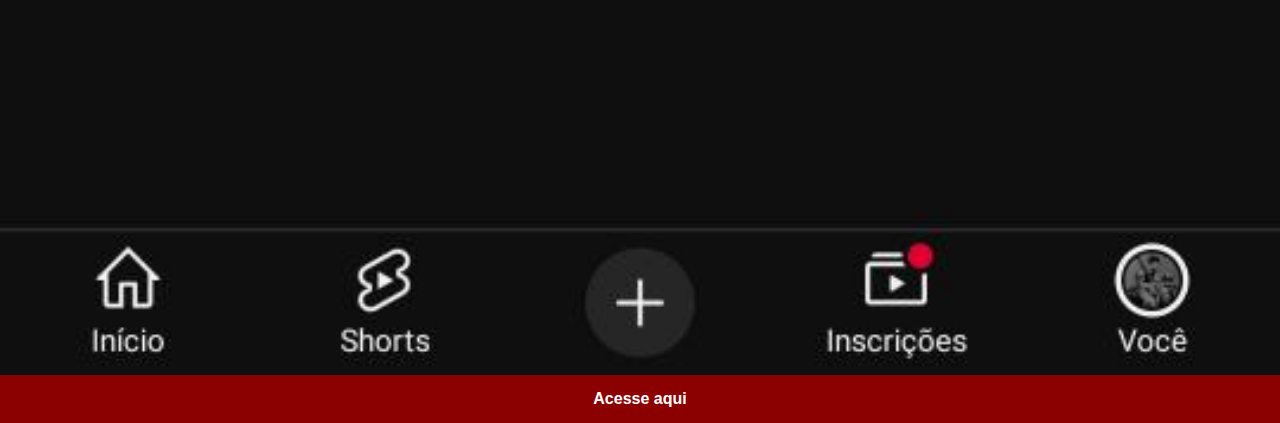
<file: youtube.html>
<!DOCTYPE html>
<html lang="pt-br">
<head>
    <meta charset="UTF-8">
    <meta name="viewport" content="width=device-width, initial-scale=1.0">
    <title></title>

    <style>
        ::-webkit-scrollbar{
            width: 0px;
        }

        *{
            margin: 0px;
            padding: 0px;
            font-family: Arial, Helvetica, sans-serif;
        }

        body{
            width: 100vw;
            text-align: center;
            box-sizing: border-box;
        }

        img{
            width: 100%;
            display: block;
        }

        body a{
            display: block;
            padding: 15px;
            text-align: center;
            color: white;
            background-color: darkred;
            font-weight: bold;
            text-decoration: none;
        }

        a:hover{
            background-color: red;
        }

    </style>
</head>
<body>
    <img src="imagens/tela-youtube.jpg" alt="">
    <a href="https://www.youtube.com/@bessadev" target="_blank">Acesse aqui</a>
</body>
</html>
</file>
<file: style.css>
@charset "UTF-8";

*{
    margin: 0px;
    padding: 0px;
}

html, body{
    height: 100vh;
    width: 100vw;
}

body{
    background: url(./imagens/fundo-madeira.jpg) no-repeat top center;
    background-size: cover;
    background-attachment: fixed;
}

main{
    position: relative;
    height: 100vh;
}

section#telefone{
    position: absolute;
    top: 50%;
    left: 50%;
    transform: translate(-50%, -50%);

    height: 627px;
    width: 311px;
    background-image: url(imagens/frame-iphone.png);
    background-repeat: no-repeat;
}

section#telefone #tela{
    position: relative;
    top: 80px;
    left: 22px;

    width: 267px;
    height: 472px;
}

section#redes-sociais{
    height: 100vh;
    display: flex;
    align-items: end;
    justify-content: center;
    flex-direction: column;
}


section#redes-sociais img{
    width: 50px;
    border-radius: 50%;
    box-shadow: 2px 2px 2px rgba(0, 0, 0, 0.400);
    box-sizing: border-box;

    margin: 0px 1px 5px 5px;
}

section#redes-sociais img:hover{
    transform: translate(-4px,-4px);
    border: 2px solid rgba(255, 255, 255, 0.76);
    box-shadow: 5px 5px 5px rgba(0, 0, 0, 0.623);
    transition: transform 0.3s;
}
</file>
